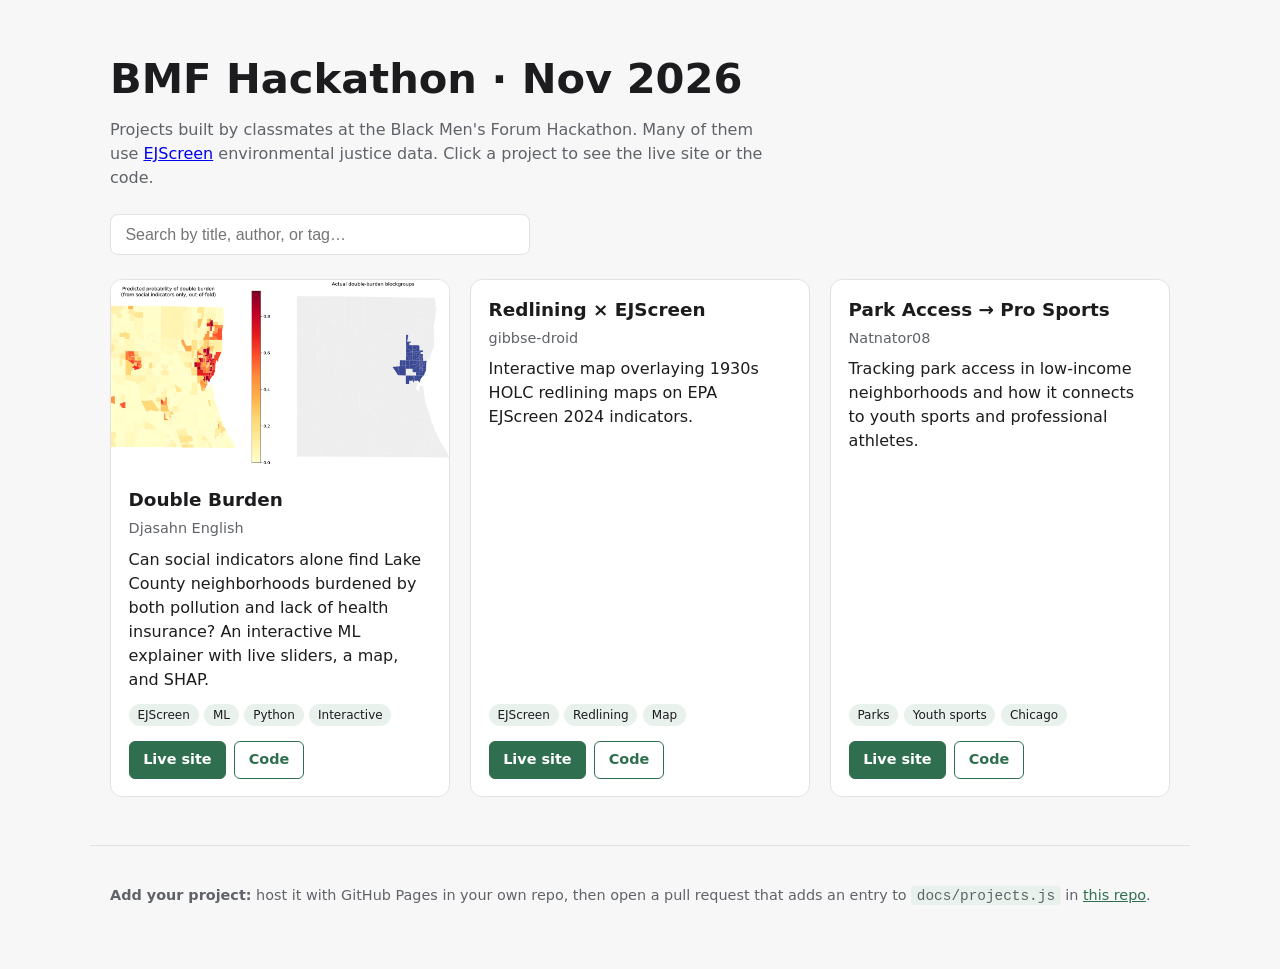
<file: docs/index.html>
<!DOCTYPE html>
<html lang="en">
<head>
  <meta charset="utf-8" />
  <meta name="viewport" content="width=device-width, initial-scale=1" />
  <title>BMF Hackathon · Nov 2026 Projects</title>
  <meta name="description" content="Projects built by students at the Black Men's Forum Hackathon, November 2026." />
  <link rel="stylesheet" href="style.css" />
</head>
<body>
  <header>
    <h1>BMF Hackathon · Nov 2026</h1>
    <p>
      Projects built by classmates at the Black Men's Forum Hackathon. Many of them use
      <a href="https://pedp-ejscreen.azurewebsites.net/" target="_blank" rel="noopener">EJScreen</a>
      environmental justice data. Click a project to see the live site or the code.
    </p>
    <input id="search" type="search" placeholder="Search by title, author, or tag…" aria-label="Search projects" />
  </header>

  <main>
    <section id="projects" class="grid" aria-live="polite"></section>
  </main>

  <footer>
    <p>
      <strong>Add your project:</strong> host it with GitHub Pages in your own repo, then open a pull request
      that adds an entry to <code>docs/projects.js</code> in
      <a href="https://github.com/denglish04/BMF-HACKATHON-NOV26" target="_blank" rel="noopener">this repo</a>.
    </p>
  </footer>

  <script src="projects.js"></script>
  <script>
    (function () {
      const grid = document.getElementById("projects");
      const search = document.getElementById("search");

      function el(tag, attrs, text) {
        const node = document.createElement(tag);
        for (const [k, v] of Object.entries(attrs || {})) node.setAttribute(k, v);
        if (text != null) node.textContent = text;
        return node;
      }

      function isSafeUrl(url) {
        if (!url) return false;
        try {
          const u = new URL(url, location.href);
          return u.protocol === "https:" || u.protocol === "http:" || u.protocol === "file:";
        } catch { return false; }
      }

      function externalLink(href, cls, text) {
        return el("a", { href, class: cls, target: "_blank", rel: "noopener" }, text);
      }

      function card(p) {
        const article = el("article", { class: "card" });
        const mainUrl = isSafeUrl(p.site) ? p.site : isSafeUrl(p.repo) ? p.repo : null;

        if (isSafeUrl(p.image)) {
          article.appendChild(el("img", { src: p.image, alt: `Screenshot of ${p.title}`, loading: "lazy" }));
        }

        const body = el("div", { class: "card-body" });
        const h2 = el("h2");
        h2.appendChild(mainUrl ? externalLink(mainUrl, "", p.title) : document.createTextNode(p.title));
        body.appendChild(h2);
        body.appendChild(el("p", { class: "authors" }, (p.authors || []).join(", ")));
        body.appendChild(el("p", { class: "description" }, p.description || ""));

        if (p.tags && p.tags.length) {
          const tags = el("div", { class: "tags" });
          p.tags.forEach(t => tags.appendChild(el("span", { class: "tag" }, t)));
          body.appendChild(tags);
        }

        const links = el("div", { class: "links" });
        if (isSafeUrl(p.site)) links.appendChild(externalLink(p.site, "btn primary", "Live site"));
        if (isSafeUrl(p.repo)) links.appendChild(externalLink(p.repo, "btn", "Code"));
        body.appendChild(links);

        article.appendChild(body);
        return article;
      }

      function matches(p, q) {
        const hay = [p.title, p.description, ...(p.authors || []), ...(p.tags || [])].join(" ").toLowerCase();
        return hay.includes(q);
      }

      function render() {
        const q = search.value.trim().toLowerCase();
        const list = (typeof PROJECTS !== "undefined" ? PROJECTS : []).filter(p => !q || matches(p, q));
        grid.replaceChildren();
        if (!list.length) {
          grid.appendChild(el("p", { class: "empty" }, "No projects match your search."));
          return;
        }
        list.forEach(p => grid.appendChild(card(p)));
      }

      search.addEventListener("input", render);
      render();
    })();
  </script>
</body>
</html>
</file>
<file: docs/style.css>
:root {
  --bg: #f7f7f8;
  --card: #ffffff;
  --text: #1c1c1e;
  --muted: #5f6368;
  --border: #e2e2e6;
  --accent: #2f6f4f;
  --accent-text: #ffffff;
  --tag-bg: #e8f1ec;
}

@media (prefers-color-scheme: dark) {
  :root {
    --bg: #121214;
    --card: #1c1c20;
    --text: #ececf1;
    --muted: #a0a0aa;
    --border: #2e2e35;
    --accent: #5fbf8a;
    --accent-text: #0f1a14;
    --tag-bg: #233229;
  }
}

* { box-sizing: border-box; }

body {
  margin: 0;
  font-family: system-ui, -apple-system, "Segoe UI", Roboto, sans-serif;
  background: var(--bg);
  color: var(--text);
  line-height: 1.5;
}

header, main, footer {
  max-width: 1100px;
  margin: 0 auto;
  padding: 0 1.25rem;
}

header { padding-top: 3rem; padding-bottom: 1.5rem; }
header h1 { margin: 0 0 0.5rem; font-size: clamp(1.8rem, 4vw, 2.6rem); }
header p { margin: 0; color: var(--muted); max-width: 65ch; }

#search {
  width: 100%;
  max-width: 420px;
  margin-top: 1.5rem;
  padding: 0.65rem 0.9rem;
  font-size: 1rem;
  border: 1px solid var(--border);
  border-radius: 8px;
  background: var(--card);
  color: var(--text);
}

.grid {
  display: grid;
  grid-template-columns: repeat(auto-fill, minmax(280px, 1fr));
  gap: 1.25rem;
  padding-bottom: 3rem;
}

.card {
  display: flex;
  flex-direction: column;
  background: var(--card);
  border: 1px solid var(--border);
  border-radius: 12px;
  overflow: hidden;
}

.card img {
  width: 100%;
  aspect-ratio: 16 / 9;
  object-fit: cover;
  background: var(--border);
}

.card-body { padding: 1rem 1.1rem 1.1rem; display: flex; flex-direction: column; flex: 1; }
.card h2 { margin: 0 0 0.25rem; font-size: 1.15rem; }
.card h2 a { color: inherit; text-decoration: none; }
.card h2 a:hover { text-decoration: underline; }
.authors { margin: 0 0 0.5rem; color: var(--muted); font-size: 0.9rem; }
.description { margin: 0 0 0.75rem; flex: 1; }

.tags { display: flex; flex-wrap: wrap; gap: 0.35rem; margin-bottom: 0.9rem; }
.tag { font-size: 0.75rem; padding: 0.15rem 0.55rem; border-radius: 999px; background: var(--tag-bg); }

.links { display: flex; gap: 0.5rem; }
.btn {
  padding: 0.45rem 0.85rem;
  border-radius: 6px;
  font-size: 0.9rem;
  font-weight: 600;
  text-decoration: none;
  border: 1px solid var(--accent);
  color: var(--accent);
}
.btn.primary { background: var(--accent); color: var(--accent-text); }

.empty { color: var(--muted); grid-column: 1 / -1; }

footer {
  padding-top: 1.5rem;
  padding-bottom: 3rem;
  border-top: 1px solid var(--border);
  color: var(--muted);
  font-size: 0.9rem;
}
footer a { color: var(--accent); }
footer code { background: var(--tag-bg); padding: 0.1rem 0.35rem; border-radius: 4px; }
</file>
